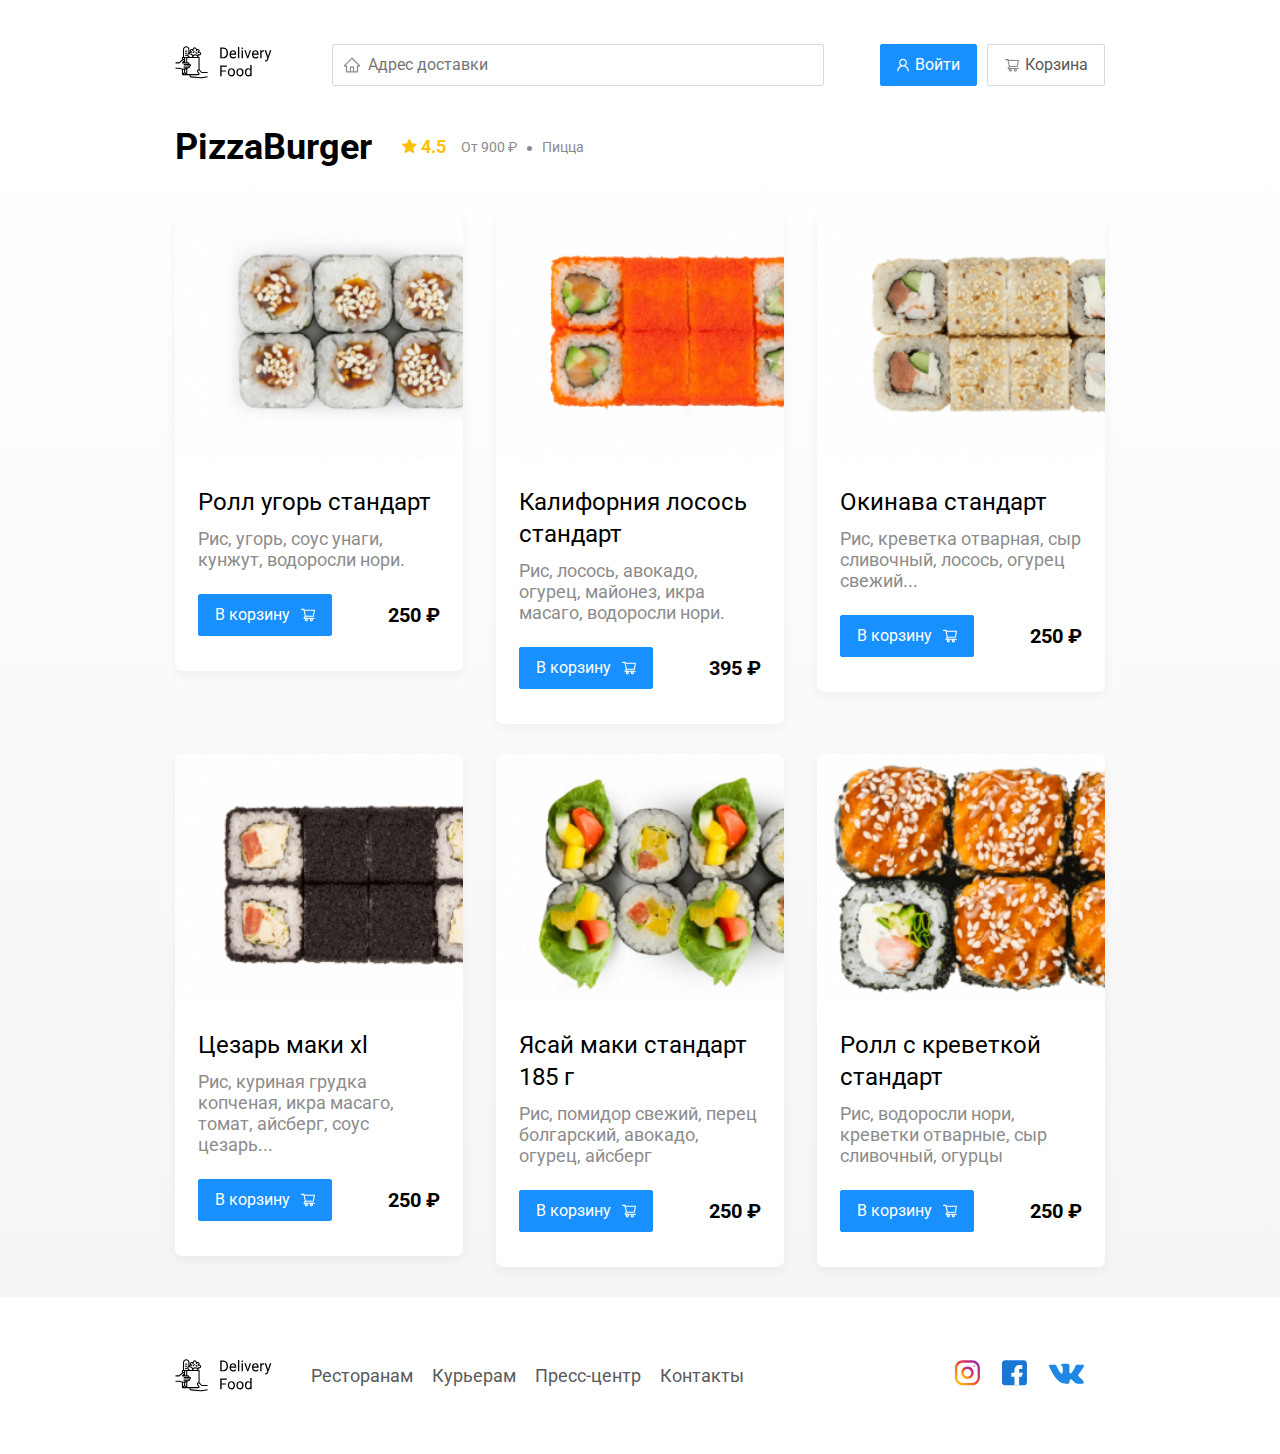
<file: restaurant.html>
<!DOCTYPE html>
<html lang="ru">

<head>
   <meta charset="UTF-8">
   <meta name="viewport" content="width=device-width, initial-scale=1.0">
   <title>PizzaBurger- доставка еды на дом</title>
   <link href="https://fonts.googleapis.com/css?family=Roboto:400,700&display=swap&subset=cyrillic" rel="stylesheet">
   <link rel="stylesheet" href="css/normalize.css">
   <link rel="stylesheet" href="css/animate.css">
   <link rel="stylesheet" href="css/style.css">
</head>

<body>
   <!-- Site header -->
   <header class="header">
      <!-- header container  -->
      <div class="container">
         <!-- Wrapper for header or header wrapper -->
         <div class="header__inner">
            <!-- header logo -->
            <a class="logo" href="index.html"><img src="images/icons/logo.svg" alt="There must be logo"></a>
            <!-- header address bar -->
            <input class="input input-address" type="text" placeholder="Адрес доставки">
            <!-- Header Buttons -->
            <div class="buttons">
               <!-- buttons for come in -->
               <button class="button button-primary">
                  <img class="button-icon" src="images/icons/user.svg" alt="user">
                  <span class="button-text">Войти</span>
               </button>
               <!-- button for order -->
               <button class="button" id="cart-button">
                  <img class="button-icon" src="images/icons/shopping-cart.svg" alt="user">
                  <span class="button-text">Корзина</span>
               </button>
            </div>
         </div>
      </div>
   </header>
   <main class="main">
      <!-- Restaurants side -->
      <section class="restaurants">
         <!-- container -->
         <div class="container">
            <!-- inner wrapper -->
            <div class="restaurants__inner">
               <!-- restaurants__inner head-->
               <div class="restaurants-heading">
                  <!-- title -->
                  <h2 class="restaurants-title">PizzaBurger</h2>
                  <!-- search something -->
                  <div class="card-info">
                     <div class="card-raiting"> <img class="raiting-star" src="images/icons/card-raiting.svg"
                           alt="raiting"> 4.5</div>
                     <div class="card-price">От 900 ₽</div>
                     <div class="card-category">Пицца</div>
                  </div>
               </div>
            </div>

            <div class="cards">
               <div class="card wow fadeInUp" data-wow-delay="0.2s">
                  <img class="card-image " src="images/image/sushi.jpg" alt="">
                  <div class="card-text">
                     <div class="card-heading">
                        <h3 class="card-title card-title-reg">Ролл угорь стандарт</h3>
                     </div>
                     <!-- /.card-heading -->
                     <div class="card-info">
                        <div class="card-ingredients">Рис, угорь, соус унаги, кунжут, водоросли нори.</div>
                     </div>
                     <!-- /.card-info -->
                     <div class="card-buttons">
                        <button class="button button-primary">
                           <span class="button-card-text">В корзину</span>
                           <img class="card-button-image" src="images/icons/shopping-cart-white.svg"
                              alt="shopping-cart">
                        </button>
                        <strong class="card-price-bold">250 ₽</strong>
                     </div>
                  </div>
                  <!-- /.card-text -->
               </div>
               <!-- /.card -->

               <div class="card wow fadeInUp" data-wow-delay="0.4s">
                  <img class="card-image" src="images/image/sushi2.jpg" alt="">
                  <div class="card-text">
                     <div class="card-heading">
                        <h3 class="card-title card-title-reg">Калифорния лосось стандарт</h3>
                     </div>
                     <!-- /.card-heading -->
                     <div class="card-info">
                        <div class="card-ingredients">Рис, лосось, авокадо, огурец, майонез, икра масаго, водоросли
                           нори.</div>
                     </div>
                     <!-- /.card-info -->
                     <div class="card-buttons">
                        <button class="button button-primary">
                           <span class="button-card-text">В корзину</span>
                           <img class="card-button-image" src="images/icons/shopping-cart-white.svg"
                              alt="shopping-cart">
                        </button>
                        <strong class="card-price-bold">395 ₽</strong>
                     </div>
                  </div>
                  <!-- /.card-text -->
               </div>
               <!-- /.card -->

               <div class="card wow fadeInUp" data-wow-delay="0.6s">
                  <img class="card-image" src="images/image/sushi3.jpg" alt="">
                  <div class="card-text">
                     <div class="card-heading">
                        <h3 class="card-title card-title-reg">Окинава стандарт</h3>
                     </div>
                     <!-- /.card-heading -->
                     <div class="card-info">
                        <div class="card-ingredients"> Рис, креветка отварная, сыр сливочный, лосось, огурец свежий...
                        </div>
                     </div>
                     <!-- /.card-info -->
                     <div class="card-buttons">
                        <button class="button button-primary">
                           <span class="button-card-text">В корзину</span>
                           <img class="card-button-image" src="images/icons/shopping-cart-white.svg"
                              alt="shopping-cart">
                        </button>
                        <strong class="card-price-bold">250 ₽</strong>
                     </div>
                  </div>
                  <!-- /.card-text -->
               </div>
               <!-- /.card -->

               <div class="card wow fadeInUp" data-wow-delay="0.2s">
                  <img class="card-image" src="images/image/sushi4.jpg" alt="">
                  <div class="card-text">
                     <div class="card-heading">
                        <h3 class="card-title card-title-reg">Цезарь маки хl</h3>
                     </div>
                     <!-- /.card-heading -->
                     <div class="card-info">
                        <div class="card-ingredients">Рис, куриная грудка копченая, икра масаго, томат, айсберг, соус
                           цезарь...</div>
                     </div>
                     <!-- /.card-info -->
                     <div class="card-buttons">
                        <button class="button button-primary">
                           <span class="button-card-text">В корзину</span>
                           <img class="card-button-image" src="images/icons/shopping-cart-white.svg"
                              alt="shopping-cart">
                        </button>
                        <strong class="card-price-bold">250 ₽</strong>
                     </div>
                  </div>
                  <!-- /.card-text -->
               </div>
               <!-- /.card -->

               <div class="card wow fadeInUp" data-wow-delay="0.4s">
                  <img class="card-image" src="images/image/sushi5.jpg" alt="">
                  <div class="card-text">
                     <div class="card-heading">
                        <h3 class="card-title card-title-reg">Ясай маки стандарт 185 г</h3>
                     </div>
                     <!-- /.card-heading -->
                     <div class="card-info">
                        <div class="card-ingredients">Рис, помидор свежий, перец болгарский, авокадо, огурец, айсберг
                        </div>
                     </div>
                     <!-- /.card-info -->
                     <div class="card-buttons">
                        <button class="button button-primary">
                           <span class="button-card-text">В корзину</span>
                           <img class="card-button-image" src="images/icons/shopping-cart-white.svg"
                              alt="shopping-cart">
                        </button>
                        <strong class="card-price-bold">250 ₽</strong>
                     </div>
                  </div>
                  <!-- /.card-text -->
               </div>
               <!-- /.card -->

               <div class="card wow fadeInUp" data-wow-delay="0.6s">
                  <img class="card-image" src="images/image/sushi6.jpg" alt="">
                  <div class="card-text">
                     <div class="card-heading">
                        <h3 class="card-title card-title-reg">Ролл с креветкой стандарт</h3>
                     </div>
                     <!-- /.card-heading -->
                     <div class="card-info">
                        <div class="card-ingredients">Рис, водоросли нори, креветки отварные, сыр сливочный, огурцы
                        </div>
                     </div>
                     <!-- /.card-info -->
                     <div class="card-buttons">
                        <button class="button button-primary">
                           <span class="button-card-text">В корзину</span>
                           <img class="card-button-image" src="images/icons/shopping-cart-white.svg"
                              alt="shopping-cart">
                        </button>
                        <strong class="card-price-bold">250 ₽</strong>
                     </div>
                  </div>
                  <!-- /.card-text -->
               </div>
               <!-- /.card -->
            </div>
            <!-- /.cards -->
         </div>
      </section>
   </main>

   <footer class="footer">
      <div class="container">
         <div class="footer__block">
            <img class="logo footer-logo" src="images/icons/logo.svg" alt="logo">
            <nav class="footer-nav">
               <a class="footer-link" href="#">Ресторанам </a>
               <a class="footer-link" href="#">Курьерам</a>
               <a class="footer-link" href="#">Пресс-центр</a>
               <a class="footer-link" href="#">Контакты</a>
            </nav>
            <div class="social-links">
               <a class="social-link" href="#"><img src="images/icons/instagram.svg" alt="instagram"></a>
               <a class="social-link" href="#"><img src="images/icons/fb.svg" alt="facebook"></a>
               <a class="social-link" href="#"><img src="images/icons/vk.svg" alt="vk"></a>
            </div>
         </div>
      </div>
   </footer>


   <div class="modal">
      <div class="modal-dialog">
         <div class="modal-header">
            <h3 class="modal-title">Корзина</h3>
            <button class="close">&times;</button>
         </div>
         <!-- ./modal-header -->
         <div class="modal-body">

            <div class="food-row">
               <span class="food-name">Ролл угорь стандарт</span>
               <strong class="food-price">250 ₽</strong>
               <div class="food-counter">
                  <button class="counter-button">-</button>
                  <span class="counter">1</span>
                  <button class="counter-button">+</button>
               </div>
            </div>
            <!-- ./foods-row -->
            <div class="food-row">
               <span class="food-name">Ролл угорь стандарт</span>
               <strong class="food-price">250 ₽</strong>
               <div class="food-counter">
                  <button class="counter-button">-</button>
                  <span class="counter">1</span>
                  <button class="counter-button">+</button>
               </div>
            </div>
            <!-- ./foods-row -->
            <div class="food-row">
               <span class="food-name">Ролл угорь стандарт</span>
               <strong class="food-price">250 ₽</strong>
               <div class="food-counter">
                  <button class="counter-button">-</button>
                  <span class="counter">1</span>
                  <button class="counter-button">+</button>
               </div>
            </div>
            <!-- ./foods-row -->
            <div class="food-row">
               <span class="food-name">Ролл угорь стандарт</span>
               <strong class="food-price">250 ₽</strong>
               <div class="food-counter">
                  <button class="counter-button">-</button>
                  <span class="counter">1</span>
                  <button class="counter-button">+</button>
               </div>
            </div>
            <!-- ./foods-row -->
         </div>
         <!-- ./ modal-body -->
         <div class="modal-footer">
            <span class="modal-pricetag">1250 ₽</span>
            <div class="footer-buttons">
               <button class="button button-primary">Оформить заказ</button>
               <button class="button">Отмена</button>
            </div>
         </div>
         <!-- ./ modal-footer -->
      </div>
      <!-- ./modal-dialog -->
   </div>
   <script src="https://ajax.googleapis.com/ajax/libs/jquery/3.4.1/jquery.min.js"></script>
   <script src="js/wow.min.js"></script>
   <script src="js/main.js"></script>
</body>

</html>
</file>
<file: css/style.css>
html{
   box-sizing: border-box;
}
*,
*::after,
*::before{
   box-sizing: inherit;
}
/* correcting styles */
body{
   font-family: 'Roboto', sans-serif;
   padding: 44px 0 0 0;
}
.container {
   max-width: 1200px;
   margin: 0 auto;
   padding: 0 15px;
}
.input{
   background: #FFFFFF;
   border: 1px solid #d9d9d9;
   border-radius: 2px;
   font-size: 16px;
   line-height: 24px;
   padding: 8px 8px 8px 43px;
   background-repeat: no-repeat;
   background-position: left 11px center;
}
/* Header */
.header{
   margin: 0 0 40px 0;
}
.header__inner{
   display: flex;
   align-items: center;
   justify-content: space-between;
}
.input-address{
   flex: 0.8;
   background-image: url(../images/icons/home.svg);
   padding-left: 35px;
}
.buttons{
   display: flex;
   align-items: center;
}
.button{
   display: flex;
   align-items: center;
   padding: 8px 16px;
   background: #FFFFFF;
   background-repeat: no-repeat;
   background-position: left 11px center;
   border: 1px solid #D9D9D9;
   box-shadow: 0px 0px 2px rgba(0, 0, 0, 0.0015);
   border-radius: 2px;
   color: #595959;
   font-size: 16px;
   line-height: 24px;
}
.button-primary{
   color: #fff; 
   background: #1890FF;
   border: 1px solid #1890FF;
   margin-right: 10px;
}
.button-icon{
   margin-right: 6px;
} 
.button-card-text{
   margin-right: 10px;
}
/* main section */
.main{
   background: linear-gradient(180deg, rgba(245, 245, 245, 0) 1.04%, #F5F5F5 100%);
}
/* Section Promo */
.promo{
   margin-bottom: 56px;
  
}
.promo__wrapper{
   padding: 68px 70px;
   background: #FFF1B8 url(../images/image/promo-image.png) no-repeat top -101px right -247px / 924px;
   color: #302C34;
   font-style: normal;
   border-radius: 10px;
   box-shadow: 0px 7px 12px rgba(158, 158, 163, 0.1);
}
.promo__title{
   font-weight: bold;
   font-size: 39px;
   line-height: 46px;
}
.promo__text{
   max-width: 505px;
   font-weight: normal;
   font-size: 24px;
   line-height: 28px;
}
/* section restaurants */
.restaurants-title{
   font-style: normal;
   font-weight: bold;
   font-size: 36px;
   line-height: 42px;
   color: #000000;
   margin: 0;
   margin-right: 30px;
}
.restaurants-heading{
   display: flex;
   align-items: center;
   margin-bottom: 44px;
}
.input-search{
   width: 300px;
   background-image: url(../images/icons/search.svg);
   margin-left: auto;
}
/* div card */
.cards{
   display: flex;
   align-items: flex-start;
   flex-wrap: wrap;
   justify-content: space-between;
}
.card{
   background: #FFFFFF;
   box-shadow: 0px 4px 12px rgba(0, 0, 0, 0.05);
   border-radius: 7px;
   overflow: hidden;
   margin-bottom: 30px;
   flex-basis: 31%;
   text-decoration: none;
}
.card-image{
   width: 384px;
   height: 250px;
   object-fit: cover;
}
.card-text{
   padding: 20px 23px 35px 23px;
}
.card-heading{
   display: flex;
   align-items: center;
   justify-content: space-between;
}
.card-title{
   margin: 0;
   font-style: normal;
   font-weight: bold;
   font-size: 24px;
   line-height: 32px;
   margin-bottom: 10px;
}
.card-title-reg{
   font-weight: 400;
}
.card-tag{
   font-size: 12px;
   line-height: 20px;
   color: #fff;
   background: #262626;
   border-radius: 2px;
   padding: 1px 8px;
}
.card-info {
   display: flex;
   align-items: center;
   flex-wrap: wrap;
}
.card-buttons{
   display: flex;
   justify-content: space-between;
   align-items: center;
   margin-top: 24px;
}
.card-price-bold{
   font-weight: bold;
   font-size: 20px;
   line-height: 32px;
   margin-left: 30px;
}
.card-raiting{
   margin-right: 26px;
   color: #FFC107;
   font-style: normal;
   font-weight: bold;
   font-size: 18px;
   line-height: 32px;
}
.card-price, .card-category{
   margin-right: 25px;
   color: #8C8C8C;
   font-size: 18px;
   line-height: 32px
}
.card-ingredients {
   color: #8C8C8C;
   font-size: 18px;
   line-height: 21px
}
.card-price{
   margin-right: 10px;
}
.card-category{
   text-overflow: ellipsis;
   overflow: hidden;
   white-space: nowrap;
   max-width: 150px;
}
.card-price::after{
   content: "";
   width: 5px;
   height: 5px;
   background-color: #8C8C8C;
   display: inline-block;
   vertical-align: middle;
   border-radius: 50%;
   margin-left: 10px;
}
/* footer */
.footer{
   padding: 60px 0;
}
.footer__block{
   display: flex;
   align-items: center;
   justify-content: space-between;
}
.footer-nav{
   margin-left: 35px;
   margin-right: auto;
}
.footer-link{
   display: inline-block;
   color: #595959;
   text-decoration: none;
   font-style: normal;
   font-weight: normal;
   font-size: 18px;
   line-height: 21px;
}
.footer-link:not(:last-child){
   margin-right: 15px;
}
.social-links{
   display: flex;
   align-items: center;
}
.social-link{
   margin-right: 21px;
}
.social-link:not(:last-child){
   margin-right: 21px;
}

/* Modal */
.modal{
   position: fixed;
   left: 0;
   top: 0;
   width: 100%;
   height: 100%;
   background: rgba(0, 0, 0, 0.4);
   display: none;  /* It was flex */
}
.is-open{
   display: flex;
}
.modal-dialog{
   width: 95%;
   height: 552px;
   background: #FFFFFF;
   border-radius: 5px;
   margin: auto;
   padding: 40px 45px;
}
.modal-header{
   display: flex;
   align-items: center;
   justify-content: space-between;
   margin-bottom: 45px;
}
.modal-title{
   margin: 0;
   font-style: normal;
   font-weight: bold;
   font-size: 36px;
   line-height: 42px;
   color: #000000;
}
.close{
   font-size: 36px;
   border: none;
   background-color: transparent;
}
.modal-body{
   margin-bottom: 52px;
}
.food-row{
   display: flex;
   align-items: flex-start;
   justify-content: space-between;
   padding-bottom: 8px;
   border-bottom: 1px solid #D9D9D9;
   margin-bottom: 15px;
}
.food-name{
   font-weight: normal;
   font-size: 18px;
   line-height: 32px;
}
.food-price{
   margin-left: auto;
   margin-right: 47px;
   font-weight: bold;
   font-size: 20px;
   line-height: 32px;
}
.food-counter{
   display: flex;
   align-items: center;
}
.counter-button{
   display: flex;
   align-items: center;
   justify-content: center;
   width: 39px;
   height: 32px;
   border: 1px solid #40A9FF;  
   border-radius: 2px;
   font-weight: normal;
   font-size: 14px;
   line-height: 22px;
   color: #40A9FF;
}
.counter{
   font-size: 16px;
   line-height: 24px;
   margin: 0 10px;
}
.modal-footer{
   display: flex;
   align-items: center;
   justify-content: space-between;
}
.footer-buttons{
   display: flex;
   align-items: center;
}
.modal-pricetag{
   color: #FAFAFA;
   background: #262626;
   border-radius: 5px;
   padding: 15px 20px;
   font-size: 20px;
   line-height: 23px;
}
/* media */
@media (max-width: 1366px) {
   .container{
      max-width: 960px;
   }
   .promo__wrapper{
      background-position: top right -300px;
      background-size: 750px;
   }
   .card-raiting{
      margin-right: 15px;
   }
   .card-price, .card-category{
      font-size: 14px;
   }
  }
  @media (max-width: 992px) {
     .container{
        max-width: 750px;
     }
     .promo__wrapper{
        padding: 50px;
        background-size: 500px;
        background-position: center right -200px;
     }
     .promo__text{
        font-size: 16px;
        max-width: 400px;
     }
     .card{
        flex-basis: 49%;
     }
     .footer-link{
        font-size: 16px;
     }
  }
  @media (max-width: 768px) {
     .container{
      min-width: 560px;
     }
     .promo__wrapper{
      background-size: 400px;
      background-position: bottom 50px right -200px;
     }
     .promo__title{
        font-size: 24px;
        line-height: 1.4;
     }
     .promo__text{
      margin-top: 0;
     }
     .card-info{
        flex-wrap: wrap;
     }
    .card .card-raiting{
        flex-basis: 100%;
     }
     .card-title{
        font-size: 18px;
     }
  }
  @media (max-width: 578px) {
     .container{
        width: 90%;
     }
     .header__inner{
        flex-wrap: wrap;
     }
     .input-address{
        margin-top: 15px;
        order: 5;
        flex: 1;
     }
     .promo{
        background-image: none;
     }
     .promo__title{
        margin-bottom: 10px;
     }
     .restaurants-title{
        font-size: 20px;
     }
     .card{
        flex-basis: 100%;
     }
     .card-image{
        width: 100%;
     }
     .footer{
        padding: 30px 0;
     }
     .footer__block{
        align-items: flex-start;
     }
     .footer-nav{
        margin-left: 0;
        margin-right: 0;
        order: 0;
        display: flex;
        flex-direction: column;
     }
     .footer-logo{
        margin-right: 15px;
        order: 1;
     }
     .social-links{
        order: 2;
     }
  }
  @media (max-width: 480px) {
     .button-text{
        display: none;
     }
     .button{
        min-height: 40px;
     }
     .button-icon{
        margin: 0;
     }
     .promo__wrapper{
      padding: 20px;
     }
     .section-heading{
        flex-wrap: wrap;
     }
     .footer-block{
        flex-wrap: wrap;
        flex-direction: column;
     }
     .footer-logo{
        order: 0;
        margin-bottom: 20px;
     }
     .footer-nav{
        margin-bottom: 20px;
     }
     .footer-link:not(:last-child){
        margin-right: 0;
     }
  }
</file>
